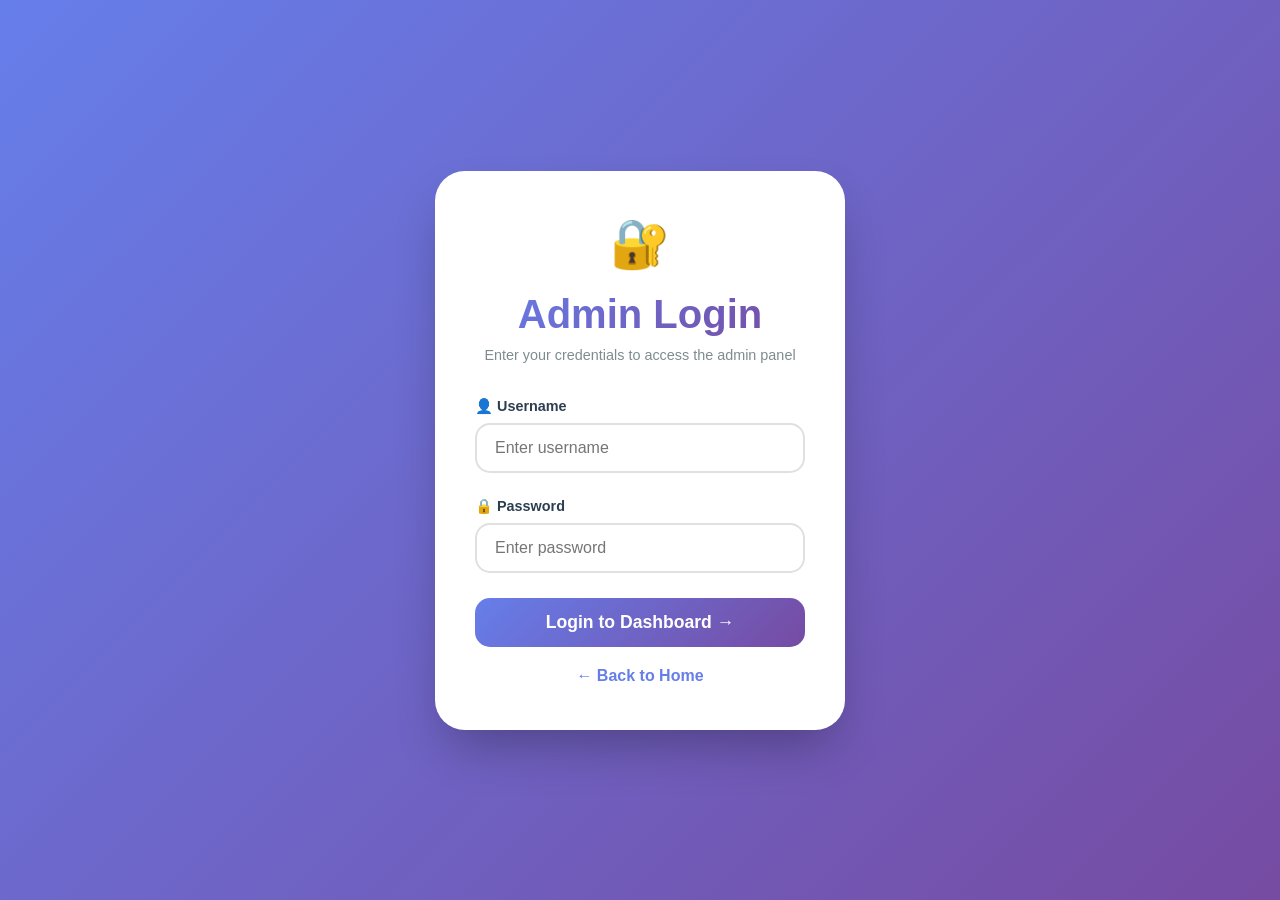
<file: admin-login.html>
<!DOCTYPE html>
<html lang="en">
<head>
    <meta charset="UTF-8">
    <meta name="viewport" content="width=device-width, initial-scale=1.0">
    <title>Admin Login - Student Management System</title>
    <style>
        * {
            margin: 0;
            padding: 0;
            box-sizing: border-box;
        }

        body {
            font-family: 'Segoe UI', Tahoma, Geneva, Verdana, sans-serif;
            background: linear-gradient(135deg, #667eea 0%, #764ba2 100%);
            min-height: 100vh;
            display: flex;
            justify-content: center;
            align-items: center;
        }

        .login-container {
            width: 100%;
            max-width: 450px;
            padding: 20px;
        }

        .login-card {
            background: white;
            border-radius: 30px;
            padding: 45px 40px;
            box-shadow: 0 25px 50px -12px rgba(0, 0, 0, 0.3);
            animation: slideIn 0.6s ease-out;
        }

        @keyframes slideIn {
            from {
                opacity: 0;
                transform: translateY(-30px);
            }
            to {
                opacity: 1;
                transform: translateY(0);
            }
        }

        .login-header {
            text-align: center;
            margin-bottom: 35px;
        }

        .login-header h1 {
            font-size: 2.5rem;
            background: linear-gradient(135deg, #667eea, #764ba2);
            -webkit-background-clip: text;
            background-clip: text;
            color: transparent;
            margin-bottom: 10px;
        }

        .login-header p {
            color: #7f8c8d;
            font-size: 0.9rem;
        }

        .input-group {
            margin-bottom: 25px;
        }

        .input-group label {
            display: block;
            margin-bottom: 8px;
            color: #2c3e50;
            font-weight: 600;
            font-size: 0.9rem;
        }

        .input-group input {
            width: 100%;
            padding: 14px 18px;
            border: 2px solid #e0e0e0;
            border-radius: 15px;
            font-size: 1rem;
            transition: all 0.3s;
            outline: none;
        }

        .input-group input:focus {
            border-color: #667eea;
            box-shadow: 0 0 0 4px rgba(102, 126, 234, 0.1);
        }

        .login-btn {
            width: 100%;
            padding: 14px;
            background: linear-gradient(135deg, #667eea, #764ba2);
            color: white;
            border: none;
            border-radius: 15px;
            font-size: 1.1rem;
            font-weight: 600;
            cursor: pointer;
            transition: all 0.3s;
        }

        .login-btn:hover {
            transform: translateY(-2px);
            box-shadow: 0 10px 25px -5px rgba(102, 126, 234, 0.4);
        }

        .error-message {
            background: #fee;
            color: #c33;
            padding: 12px;
            border-radius: 10px;
            margin-bottom: 20px;
            text-align: center;
            display: none;
        }

        .back-link {
            text-align: center;
            margin-top: 20px;
        }

        .back-link a {
            color: #667eea;
            text-decoration: none;
            font-weight: 600;
        }

        .lock-icon {
            text-align: center;
            font-size: 3rem;
            margin-bottom: 20px;
        }
    </style>
</head>
<body>
    <div class="login-container">
        <div class="login-card">
            <div class="lock-icon">🔐</div>
            <div class="login-header">
                <h1>Admin Login</h1>
                <p>Enter your credentials to access the admin panel</p>
            </div>
            <div id="errorMessage" class="error-message"></div>
            <form id="adminLoginForm">
                <div class="input-group">
                    <label>👤 Username</label>
                    <input type="text" id="username" required placeholder="Enter username">
                </div>
                <div class="input-group">
                    <label>🔒 Password</label>
                    <input type="password" id="password" required placeholder="Enter password">
                </div>
                <button type="submit" class="login-btn">Login to Dashboard →</button>
            </form>
            <div class="back-link">
                <a href="index.html">← Back to Home</a>
            </div>
        </div>
    </div>

    <script>
    document.getElementById('adminLoginForm').addEventListener('submit', async (e) => {
        e.preventDefault();
        
        const username = document.getElementById('username').value;
        const password = document.getElementById('password').value;
        const errorDiv = document.getElementById('errorMessage');
        
        const btn = document.querySelector('.login-btn');
        const originalText = btn.innerHTML;
        btn.innerHTML = '⏳ Logging in...';
        btn.disabled = true;
        
        try {
            const response = await fetch('php/api/admin-login.php', {
                method: 'POST',
                headers: { 'Content-Type': 'application/json' },
                body: JSON.stringify({ username, password })
            });
            
            const result = await response.json();
            
            if (result.success) {
                localStorage.setItem('adminLoggedIn', 'true');
                localStorage.setItem('adminName', result.full_name);
                window.location.href = 'admin-dashboard.html';
            } else {
                errorDiv.innerHTML = result.message || 'Invalid username or password';
                errorDiv.style.display = 'block';
                setTimeout(() => {
                    errorDiv.style.display = 'none';
                }, 3000);
            }
        } catch (error) {
            errorDiv.innerHTML = 'Error connecting to server. Please try again.';
            errorDiv.style.display = 'block';
        } finally {
            btn.innerHTML = originalText;
            btn.disabled = false;
        }
    });
    </script>
</body>
</html>
</file>
